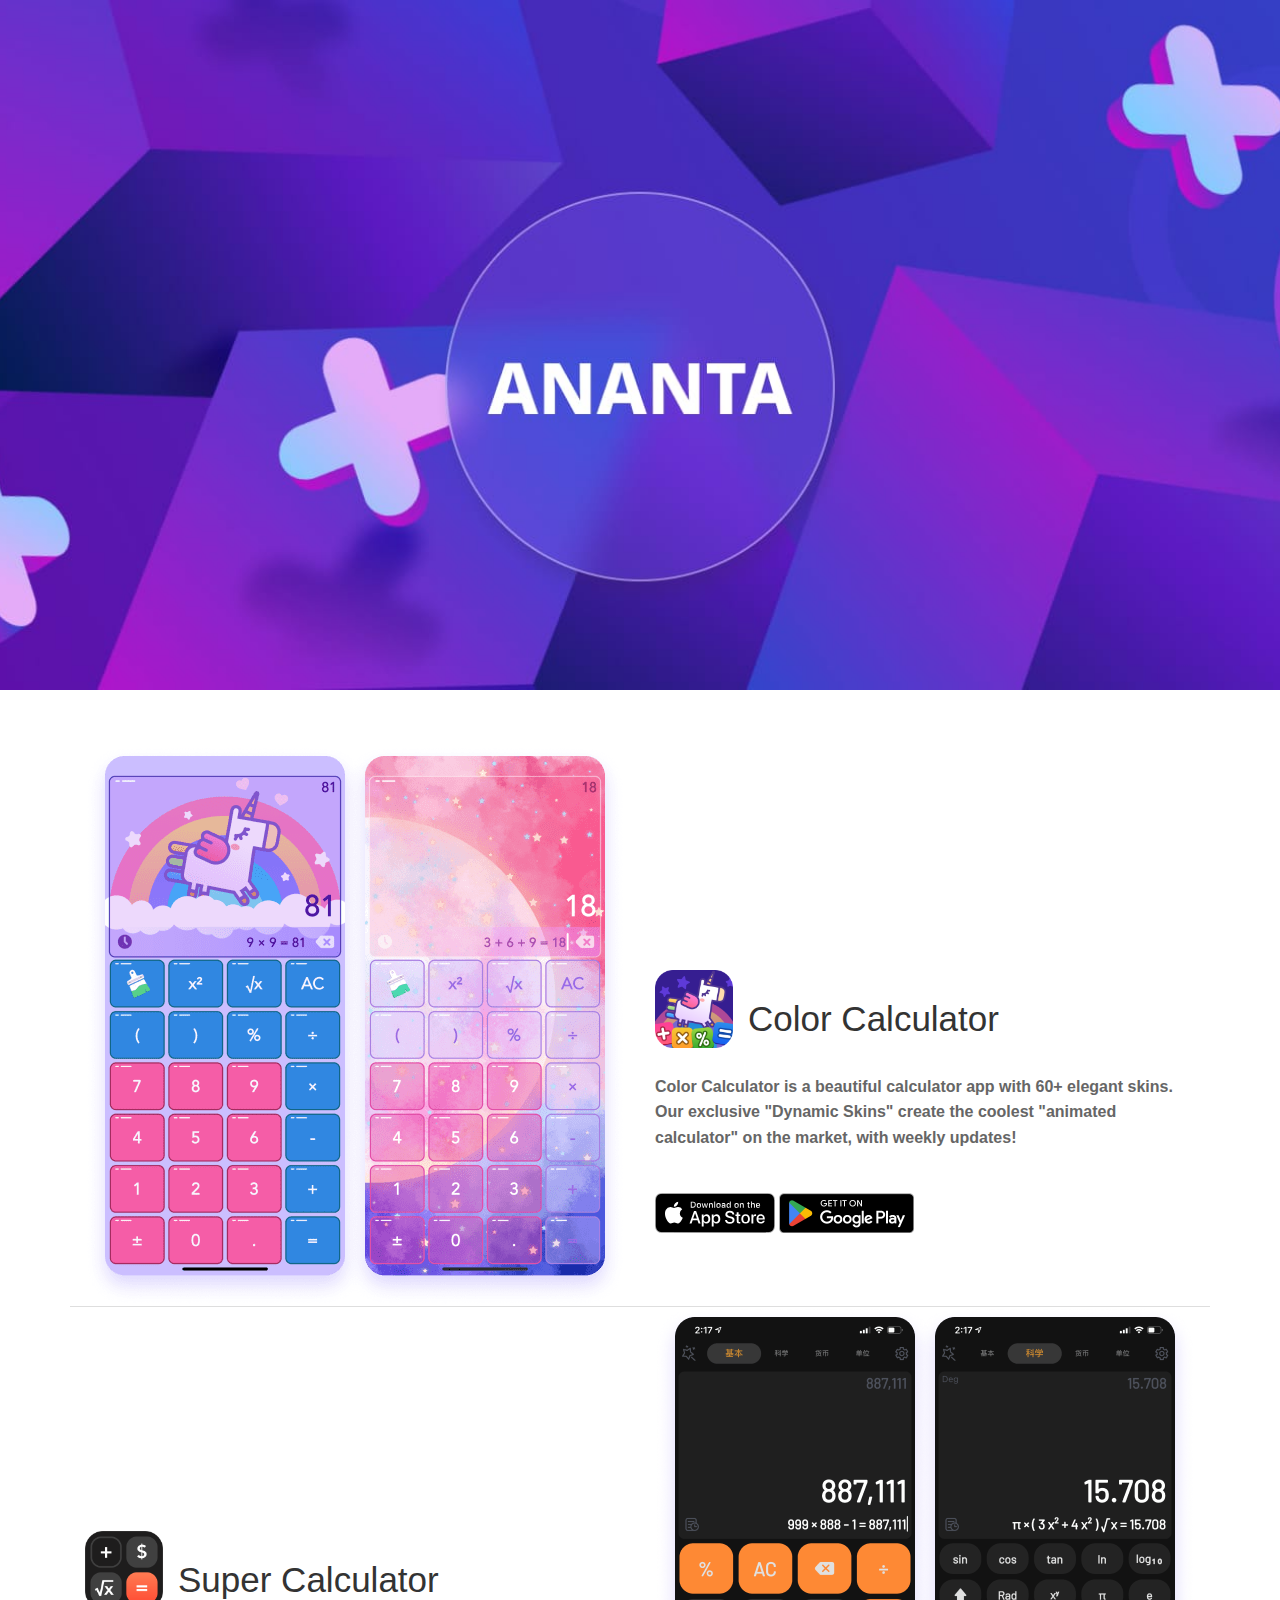
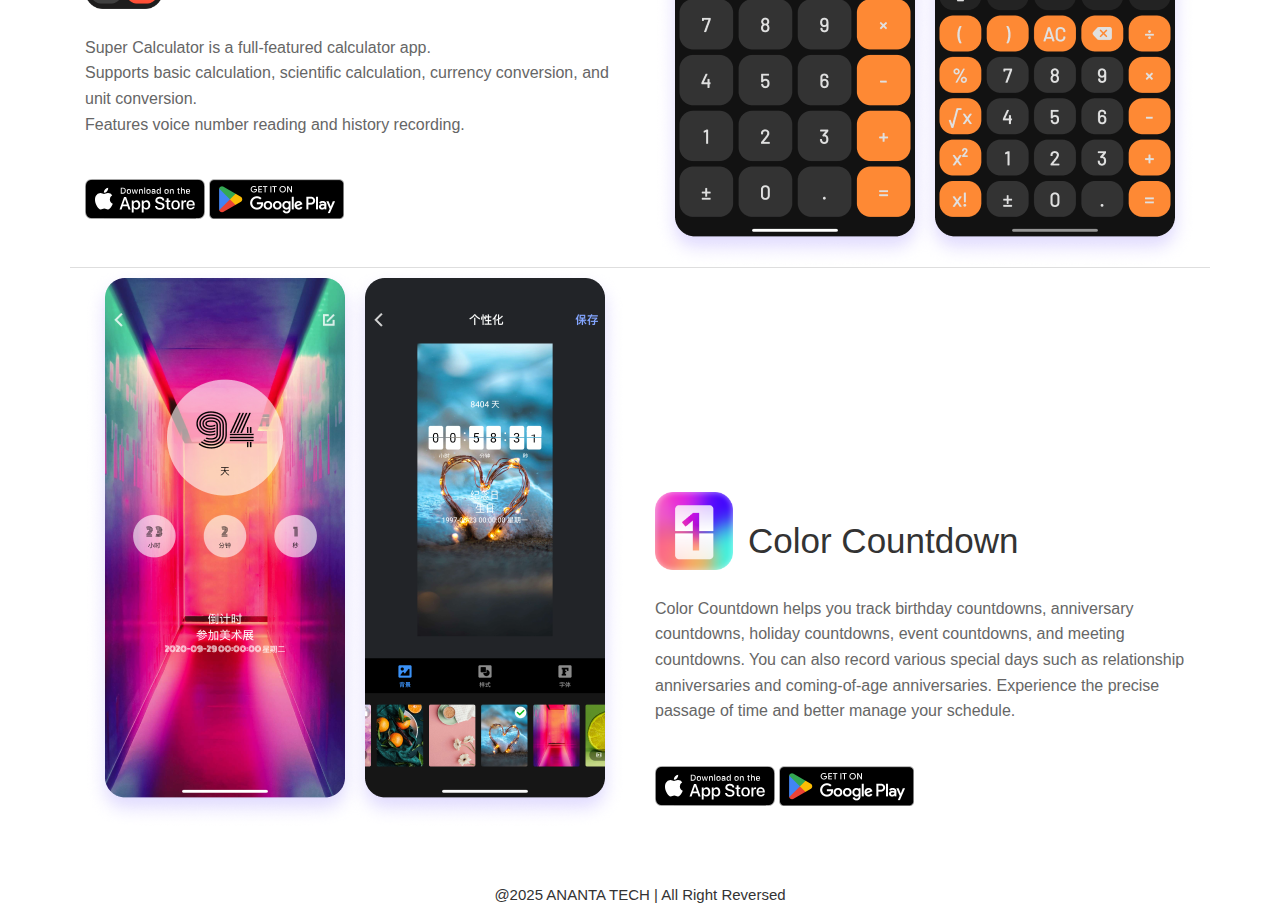
<file: index.html>
<!DOCTYPE html>
<html>
<head>
<title>Wuhan Ananta Technology Co., Ltd.</title>
<meta name="viewport" content="width=device-width, initial-scale=1">
<meta http-equiv="Content-Type" content="text/html; charset=utf-8" />
<link href="css/bootstrap.css" rel='stylesheet' type='text/css'/>
<link href="css/style.css" rel="stylesheet" type="text/css" media="all" />	    
</head>
<body>
	<div class="header">
		</div>
		<div class="content">
			<div class="container">
			<div class="features-section">
				<!-- <div class="feature-header">
					<h2><span class="ia">Check</span> <span class="ib">out</span> <span class="ic">the</span> <span class="id">superb</span> <span class="ie">features</span></h2>
					<p>Lorem ipsum dolor sit amet, consectetuer adipiscing elit, sed diam nonummy nibh euismod tincidunt ut laoreet dolore magna aliquam erat volutpat. Ut wisi enim ad minim veniam, quis nostrud exerci tation ullamcorper suscipit lobortis</p>
					</div> -->
					<div class="features-grids">
						<div class="feature-grid1">
						<div class="col-md-6 feature1-grid">
							<img src="images/ColorCalculator/screenshot.png">
						</div>
						<div class="col-md-6 feature2-grid">
							<p><img src="images/ColorCalculator/icon.png" width="78" height="78" style="float:left; margin-right: 15px;" /><br></p>
							<h3 style="color: #333; font-weight: 500; font-family: 'Raleway', sans-serif;">Color Calculator</h3>
							<p style="color: #666; font-size: 16px; line-height: 1.6; font-family: 'Raleway', sans-serif; margin-top: 35px;">Color Calculator is a beautiful calculator app with 60+ elegant skins. Our exclusive "Dynamic Skins" create the coolest "animated calculator" on the market, with weekly updates!</p>
							<div class="buttons1">
							<a href="https://apps.apple.com/us/app/id1492634383"><img class="img-fluid" src="images/download_app_store.svg" alt="" style="height: 40px;"></a>
							<a href="https://play.google.com/store/apps/details?id=com.lancekinji.colorcalculator"><img class="img-fluid" src="images/download_play_store.png" alt="" style="height: 40px;"></a>	
						</div>
						</div>
						<div class="clearfix"></div>
						</div>
						<div class="feature-grid2">
						<div class="col-md-6 feature12-grid">
							<p><img src="images/SuperCalculator/icon.png" width="78" height="78" style="float:left; margin-right: 15px;" /><br></p>
							<h3 style="color: #333; font-weight: 500; font-family: 'Raleway', sans-serif;">Super Calculator</h3>
							<p style="color: #666; font-size: 16px; line-height: 1.6; font-family: 'Raleway', sans-serif; margin-top: 35px;">Super Calculator is a full-featured calculator app.<br>Supports basic calculation, scientific calculation, currency conversion, and unit conversion.<br>Features voice number reading and history recording.</p>
							<div class="buttons1">
							<a href="https://apps.apple.com/us/app/id1521827072"><img class="img-fluid" src="images/download_app_store.svg" alt="" style="height: 40px;"></a>
							<a href="https://play.google.com/store/apps/details?id=com.calculatorfreeforipad.supercalculator"><img class="img-fluid" src="images/download_play_store.png" alt="" style="height: 40px;"></a>
							</div>
						</div>
						<div class="col-md-6 feature1-grid">
							<img src="images/SuperCalculator/screenshot.png">
						</div>
						<div class="clearfix"></div>
						</div>
						<div class="feature-grid3">
						<div class="col-md-6 feature1-grid">
							<img src="images/ColorCountdown/screenshot.png">
						</div>
						<div class="col-md-6 feature13-grid">
							<p><img src="images/ColorCountdown/icon.png" width="78" height="78" style="float:left; margin-right: 15px;" /><br></p>
							<h3 style="color: #333; font-weight: 500; font-family: 'Raleway', sans-serif;">Color Countdown</h3>
							<p style="color: #666; font-size: 16px; line-height: 1.6; font-family: 'Raleway', sans-serif; margin-top: 35px;">Color Countdown helps you track birthday countdowns, anniversary countdowns, holiday countdowns, event countdowns, and meeting countdowns. You can also record various special days such as relationship anniversaries and coming-of-age anniversaries. Experience the precise passage of time and better manage your schedule.</p>
							<div class="buttons1">
							<a href="https://apps.apple.com/us/app/id1501368970"><img class="img-fluid" src="images/download_app_store.svg" alt="" style="height: 40px;"></a>
							<a href="https://play.google.com/store/apps/details?id=com.lancekinji.dailycount"><img class="img-fluid" src="images/download_play_store.png" alt="" style="height: 40px;"></a>
							</div>
						</div>
						<div class="clearfix"></div>
						</div>
						<div class="clearfix"></div>
				</div>
				</div>
				</div>
		</div>
		<div class="footer">
	<div class="copyright" style="font-size: 15px", align="center">
		@2025 ANANTA TECH | All Right Reversed<br>
	</div>
		 
</div>
</body>
</html>
</file>
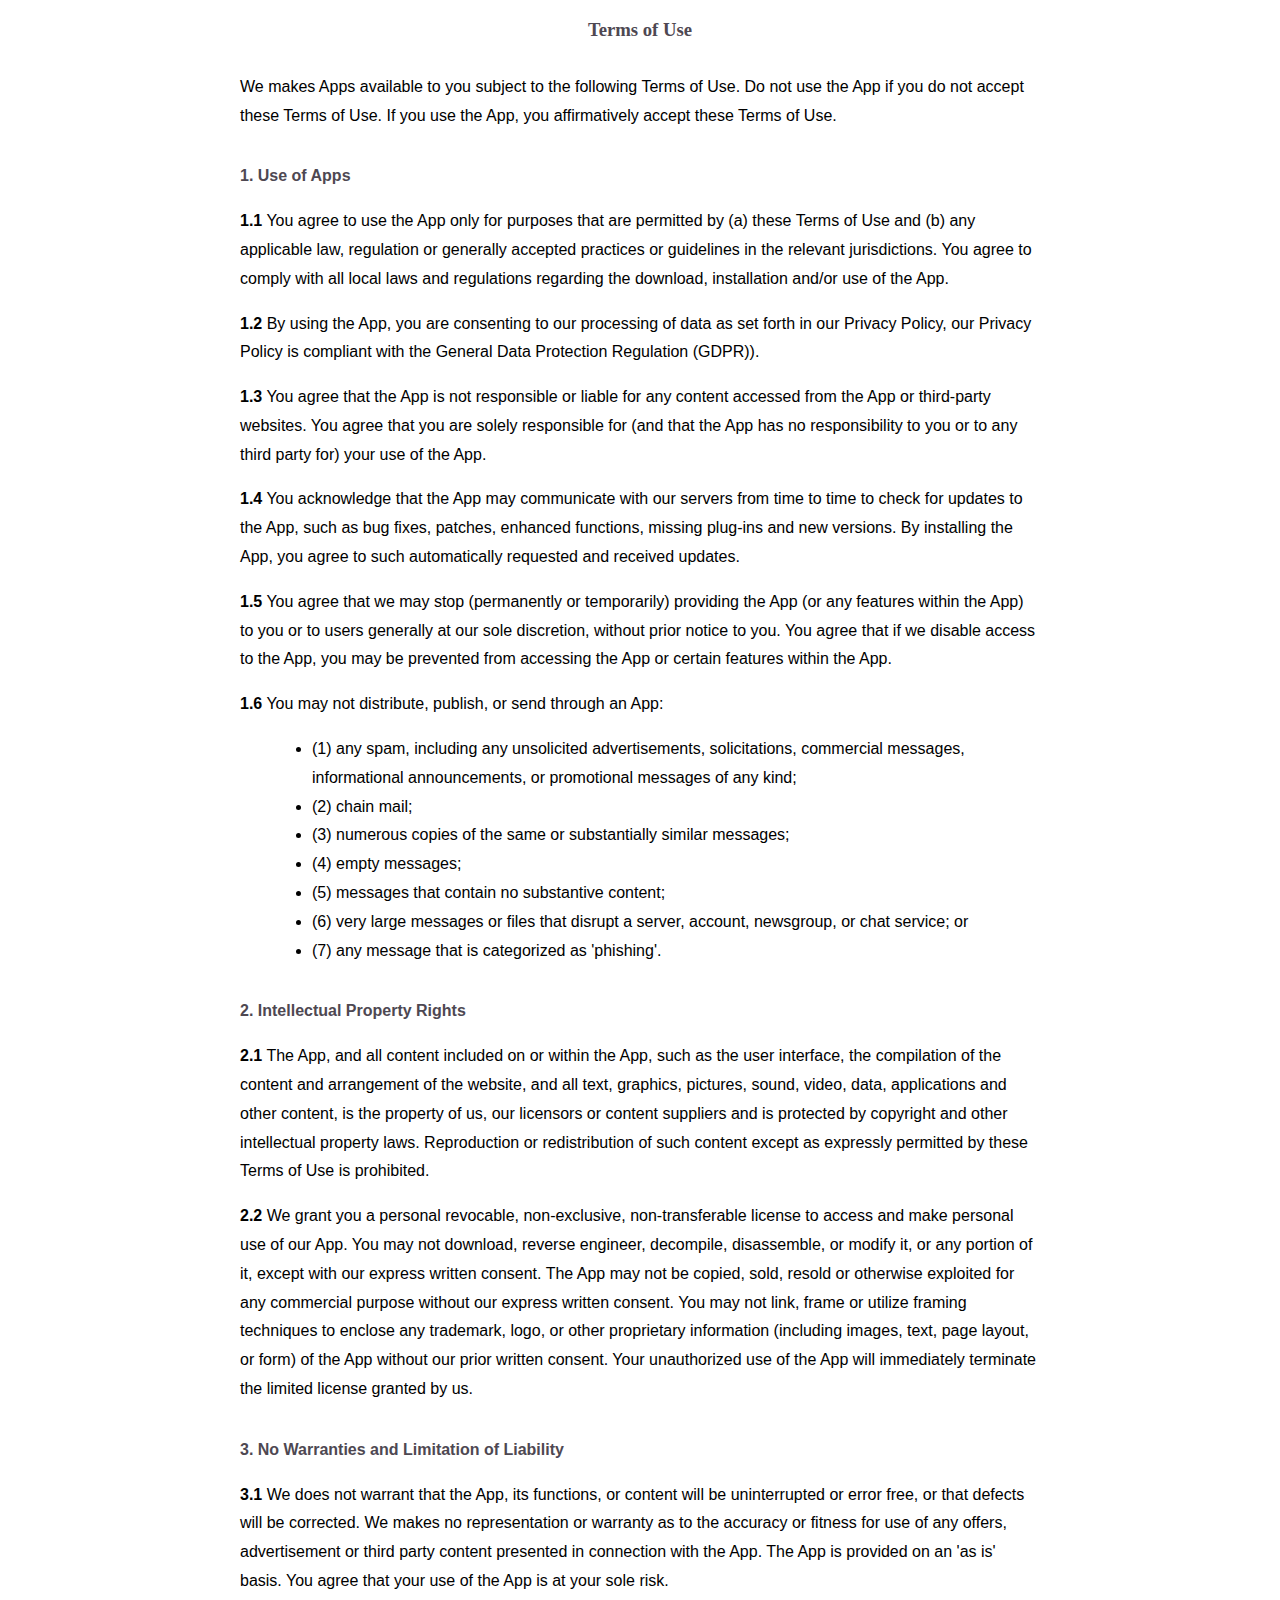
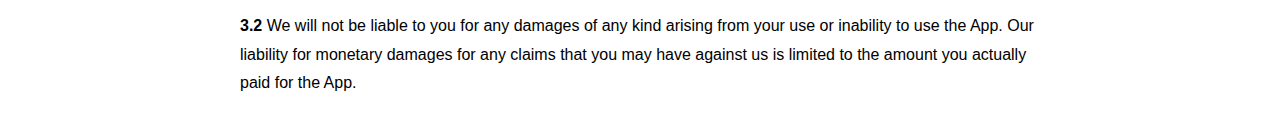
<file: user_terms.html>
<!DOCTYPE HTML>
<!--
	Massively by HTML5 UP
	html5up.net | @ajlkn
	Free for personal and commercial use under the CCA 3.0 license (html5up.net/license)
-->
<html>
	<body class="is-preload">
<!-- Wrapper -->
			<div id="wrapper" class="fade-in">

				<!-- Main -->
					<div id="main">

						<!-- Featured Post -->
							<article class="post featured">
								<header class="major">
									<h3 style="text-align: center; margin-bottom: 2rem; color: #4e4852;">Terms of Use</h3>
								</header>
								<div class="terms-content" style="max-width: 800px; margin: 0 auto; line-height: 1.8; font-size: 1rem; font-family: 'Source Sans Pro', sans-serif;">
									<p>We makes Apps available to you subject to the following Terms of Use. Do not use the App if you do not accept these Terms of Use. If you use the App, you affirmatively accept these Terms of Use.</p>
									
									<h4 style="margin-top: 2rem; margin-bottom: 1rem; color: #4e4852; font-family: 'Source Sans Pro', sans-serif;">1. Use of Apps</h4>
									
									<p><strong>1.1</strong> You agree to use the App only for purposes that are permitted by (a) these Terms of Use and (b) any applicable law, regulation or generally accepted practices or guidelines in the relevant jurisdictions. You agree to comply with all local laws and regulations regarding the download, installation and/or use of the App.</p>
									
									<p><strong>1.2</strong> By using the App, you are consenting to our processing of data as set forth in our Privacy Policy, our Privacy Policy is compliant with the General Data Protection Regulation (GDPR)).</p>
									
									<p><strong>1.3</strong> You agree that the App is not responsible or liable for any content accessed from the App or third-party websites. You agree that you are solely responsible for (and that the App has no responsibility to you or to any third party for) your use of the App.</p>
									
									<p><strong>1.4</strong> You acknowledge that the App may communicate with our servers from time to time to check for updates to the App, such as bug fixes, patches, enhanced functions, missing plug-ins and new versions. By installing the App, you agree to such automatically requested and received updates.</p>
									
									<p><strong>1.5</strong> You agree that we may stop (permanently or temporarily) providing the App (or any features within the App) to you or to users generally at our sole discretion, without prior notice to you. You agree that if we disable access to the App, you may be prevented from accessing the App or certain features within the App.</p>
									
									<p><strong>1.6</strong> You may not distribute, publish, or send through an App:</p>
									<ul style="margin-left: 2rem; margin-bottom: 1rem; font-family: 'Source Sans Pro', sans-serif;">
										<li>(1) any spam, including any unsolicited advertisements, solicitations, commercial messages, informational announcements, or promotional messages of any kind;</li>
										<li>(2) chain mail;</li>
										<li>(3) numerous copies of the same or substantially similar messages;</li>
										<li>(4) empty messages;</li>
										<li>(5) messages that contain no substantive content;</li>
										<li>(6) very large messages or files that disrupt a server, account, newsgroup, or chat service; or</li>
										<li>(7) any message that is categorized as 'phishing'.</li>
									</ul>
									
									<h4 style="margin-top: 2rem; margin-bottom: 1rem; color: #4e4852; font-family: 'Source Sans Pro', sans-serif;">2. Intellectual Property Rights</h4>
									
									<p><strong>2.1</strong> The App, and all content included on or within the App, such as the user interface, the compilation of the content and arrangement of the website, and all text, graphics, pictures, sound, video, data, applications and other content, is the property of us, our licensors or content suppliers and is protected by copyright and other intellectual property laws. Reproduction or redistribution of such content except as expressly permitted by these Terms of Use is prohibited.</p>
									
									<p><strong>2.2</strong> We grant you a personal revocable, non-exclusive, non-transferable license to access and make personal use of our App. You may not download, reverse engineer, decompile, disassemble, or modify it, or any portion of it, except with our express written consent. The App may not be copied, sold, resold or otherwise exploited for any commercial purpose without our express written consent. You may not link, frame or utilize framing techniques to enclose any trademark, logo, or other proprietary information (including images, text, page layout, or form) of the App without our prior written consent. Your unauthorized use of the App will immediately terminate the limited license granted by us.</p>
									
									<h4 style="margin-top: 2rem; margin-bottom: 1rem; color: #4e4852; font-family: 'Source Sans Pro', sans-serif;">3. No Warranties and Limitation of Liability</h4>
									
									<p><strong>3.1</strong> We does not warrant that the App, its functions, or content will be uninterrupted or error free, or that defects will be corrected. We makes no representation or warranty as to the accuracy or fitness for use of any offers, advertisement or third party content presented in connection with the App. The App is provided on an 'as is' basis. You agree that your use of the App is at your sole risk.</p>
									
									<p><strong>3.2</strong> We will not be liable to you for any damages of any kind arising from your use or inability to use the App. Our liability for monetary damages for any claims that you may have against us is limited to the amount you actually paid for the App.</p>
								</div>
							</article>
									
	</body>
</html>
</file>
<file: css/style.css>
/*--
Author: W3layouts
Author URL: http://w3layouts.com
License: Creative Commons Attribution 3.0 Unported
License URL: http://creativecommons.org/licenses/by/3.0/
--*/
body a{
    transition:0.5s all;
	-webkit-transition:0.5s all;
	-moz-transition:0.5s all;
	-o-transition:0.5s all;
	-ms-transition:0.5s all;
}
input[type="button"]{
	transition:0.5s all;
	-webkit-transition:0.5s all;
	-moz-transition:0.5s all;
	-o-transition:0.5s all;
	-ms-transition:0.5s all;
}

h1,h2,h3,h4,h5,h6{
	padding:0 0;
	margin:0 0;
}
p{
	padding:0 0;
	margin:0 0;
}
ul{
	padding:0 0;
	margin:0 0;	
}
body{
	padding:0 0;
	margin:0 0; 
	font-family: 'Raleway', sans-serif;
}
.header{
	background: url("../images/header.jpg") no-repeat;
	min-height:150px;  
	background-size: cover;
	background-position: center; 
}
.logo{
	margin-top:2em;
}
.header-info {
	text-align: center;
	margin-top: 23em;
}
.header-info h1 {
	font-size: 3em;
	color: #007ee5;
	text-transform: uppercase;
	font-weight: 300;
}
.header-info p {
	font-size: 1.6em;
	color: #e3e1ea;
}
.buttons {
	margin-top: 8em;
}
a.button {
	font-size: 1.5em;
	color: #fff;
	text-transform: capitalize;
	border: 1px solid;
	padding: 1em 2.5em;
	text-decoration: none;
	margin-right: 0.7em;
	border-radius: 7px;
	font-weight: 500;
}
a.button:hover{
	background: #ff962a;
	border-color: #ff962a;
}
a.button1:hover {
	background: #ff962a;
	border-color: #ff962a;
}
a.button1 {
	font-size: 1.5em;
	color: #fff;
	border: 1px solid;
	padding: 1em 2.5em;
	text-decoration: none;
	border-radius: 7px;
}

.features-section{
	padding: 4em 0;
}
.feature-header {
	text-align: center;
	width: 73%;
	margin: 0 auto;
}
.feature-header h2 {
	font-size: 2.5em;
	
}
span.ia{
	color:#22c064;
	font-weight:500;
	border-bottom:2px solid #22c064;
	
}

span.ib {
	color: #1352e2;
	border-bottom:2px solid #1352e2;
	font-weight: 300;
	
}
span.ic {
	color: #f27875;
	border-bottom:2px solid #f27875;
	font-weight: 300;
	
}
span.id {
	color: #1187e7;
	border-bottom:2px solid #1187e7;
	
	font-weight:500;
}
span.ie{
	color: #ff962a;
	border-bottom:2px solid #ff962a;
	font-weight: 300;
}
.feature-header p {
	font-size: 1em;
	color: #5d5e69;
	padding: 20px 0;
	font-weight: 600;
	line-height: 1.8em;
}
.feature2-grid {
	margin-top: 16em;
}

.feature2-grid h3 {
	font-size: 2.5em;
	font-weight: 700;
	color: #091133;
	margin-bottom: 10px;
}
.feature2-grid span {
	border-bottom: 1px solid #22c064;
}
.feature2-grid p {
	font-size: 1.2em;
	font-weight: 600;
	line-height: 1.8em;
	color: #6F7CB2;
}
/* General button style (reset) */
.btn {
	border: none;
	font-family: inherit;
	font-size: inherit;
	color: inherit;
	background: none;
	cursor: pointer;
	padding:0;
	display: inline-block;
	text-transform: uppercase;
	letter-spacing: 1px;
	font-weight: 600;
	outline: none;
	position: relative;
	-webkit-transition: all 0.3s;
	-moz-transition: all 0.3s;
	transition: all 0.3s;
}

.btn:after {
	content: '';
	position: absolute;
	z-index: -1;
	-webkit-transition: all 0.3s;
	-moz-transition: all 0.3s;
	transition: all 0.3s;
}

/* Button 1c */
.btn-1c:after {
	width: 0%;
	height: 100%;
	top: 0;
	left: 0;
	background:#22c064;
}

.btn-1c:hover,
.btn-1c:active {
	color: #fff;
}

.btn-1c:hover:after,
.btn-1c:active:after {
	width: 100%;
}
/* Button 1b */
.btn-1b:after {
	width: 100%;
	height: 0;
	top: 0;
	left: 0;
	background:#007ee5;
}

.btn-1b:hover,
.btn-1b:active {
	color: #fff;
}

.btn-1b:hover:after,
.btn-1b:active:after {
	height: 100%;
}
/* Button 1d */
.btn-1d {
	overflow: hidden;
}

.btn-1d:after {
	width: 0;
	height: 103%;
	top: 50%;
	left: 50%;
	background: #5831ff;
	opacity: 0;
	-webkit-transform: translateX(-50%) translateY(-50%);
	-moz-transform: translateX(-50%) translateY(-50%);
	-ms-transform: translateX(-50%) translateY(-50%);
	transform: translateX(-50%) translateY(-50%);
}

.btn-1d:hover,
.btn-1d:active {
	color: #fff;
}

.btn-1d:hover:after {
	width: 90%;
	opacity: 1;
}

.btn-1d:active:after {
	width: 101%;
	opacity: 1;
}


.buttons1 {
	margin-top: 3em;
}
a.button2 {
	font-size: 1.5em;
	border: 1px solid #22c064;;
	padding: 1em 2.2em;
	text-decoration: none;
	border-radius: 7px;
	margin-right: 0.5em;
	color:#22c064;

}
a.button3{
	font-size: 1.5em;
	border: 2px solid #22c064;;
	padding: 0.9em 1.3em;
	text-decoration: none;
	font-weight: 600;
	color:#22c064;	
}
.feature-grid1{
	border-bottom:1px solid #dedede;
}

.feature12-grid{
	margin-top: 16em;
}
.feature12-grid h3{
	font-size: 2.5em;
	font-weight: 300;
	color:#007ee5;
	margin-bottom: 10px;
}

.feature12-grid span {
	border-bottom:1px solid #007ee5;
}
.feature12-grid p {
	font-size: 1.2em;
	font-weight: 500;
	line-height: 1.8em;
	color: #566473;
}
a.button4 {
	font-size: 1.5em;
	border: 1px solid #007ee5;
	padding: 1em 2.2em;
	text-decoration: none;
	border-radius: 7px;
	margin-right: 0.5em;
	color:#007ee5;

}
a.button5{
	font-size: 1.5em;
	border: 2px solid #007ee5;
	padding: 0.9em 1.3em;
	text-decoration: none;
	font-weight: 600;
	color:#007ee5;	
}
.feature-grid2{
	border-bottom:1px solid #dedede;
}
.feature13-grid {
	margin-top: 16em;
}
.feature13-grid h3 {
	font-size: 2.5em;
	font-weight: 300;
	color: #5831ff;
	margin-bottom: 10px;
}
.feature13-grid span {
	border-bottom: 1px solid #5831ff;
}
.feature13-grid p {
	font-size: 1.2em;
	font-weight: 500;
	line-height: 1.8em;
	color: #566473;
}
a.button6 {
	font-size: 1.5em;
	border: 1px solid #5831ff;
	padding: 1em 2.2em;
	text-decoration: none;
	border-radius: 7px;
	margin-right: 0.5em;
	color:#5831ff;

}
a.button7{
	font-size: 1.5em;
	border: 2px solid #5831ff;
	padding: 0.9em 1.3em;
	text-decoration: none;
	font-weight: 600;
	color:#5831ff;	
}
.discover-header{
	text-align:center;
	width: 48%;
	margin: 0 auto;
}
.discover-header h3 {
	font-size: 2.7em;
	color: #2196f3;
	margin-bottom: 0.5em;
	font-weight: 300;
}
.discover-header p {
	font-size: 1.1em;
	color: #fff;
	font-weight: 500;
	line-height: 1.8em;

}

/*---start-responsive design----*/
@media only screen and (max-width: 1440px) and (min-width:1366px) {
	.wrap{
		width:75%;
	}
}
@media only screen and (max-width: 1366px){
	.wrap{
		width:80%;
	}
}
@media only screen and (max-width: 1280px){
	.wrap{
		width:85%;
	}
}
@media only screen and (max-width: 1024px){
	.wrap{
		width:90%;
	}
}
@media only screen and (max-width: 768px){
	.wrap{
		width:90%;
	}
}
@media only screen and (max-width: 640px){
	.wrap{
		width:90%;
	}
}
@media only screen and (max-width:480px){
	.wrap{
		width:90%;
	}
}
@media only screen and (max-width:320px){
	.wrap{
		width:90%;
	}
}
/*---//End-divice-screens-----*/
.team-section {
	padding: 5em 0;
}
/*--- slider-css --*/
.caption{
	
	text-align:center;
	padding: 1em 0;
	width: 46%;
	margin: 0 auto;
	
}
.caption1 p {
font-size: 1.1em;
font-weight: 500;
color: #566473;
line-height: 1.8em;
}
.caption h2{
	color: #007ee5;
	line-height: 1.5em;
	font-size: 2.3em;
	text-align: center;
	text-transform: capitalize;
	font-weight: 500;
}
.caption1 h2{
	color: #007ee5;
	line-height: 1.5em;
	font-size: 2.3em;
	text-align: center;
	text-transform: capitalize;
	font-weight: 500;
}
.callbacks_tabs a:after {
	content: "\f111";
	font-size: 0;
	font-family: FontAwesome;
	visibility: visible;
	display: block;
	height: 20px;
	width: 20px;
	display: inline-block;
	border: 5px solid #000;
	border-radius: 50%;
	}
.callbacks_here a:after{
	border: 5px solid #007ee5;
	
}
.callbacks_tabs a{
	visibility:hidden;
}
.callbacks_tabs li{
	display:inline-block;
}
ul.callbacks_tabs.callbacks1_tabs {
	position: absolute;
	bottom: -10%;
	z-index: 999;
	left: 47%;
}
ul.callbacks_tabs.callbacks2_tabs {
	position: absolute;
	bottom: 10%;
	z-index: 999;
	left: 45%;
}
/*-- responsive-mediaquries --*/
@media(max-width:1024px){
	.caption {
		width: 63%;
		top: 31%;
		left: 19%;
	}
}
@media(max-width:768px){
	.caption {
		width: 70%;
		top: 22%;
		left: 13%;
	}
}
@media(max-width:640px){
	.caption {
		width: 78%;
		top: 12%;
		left: 13%;
	}
	.callbacks_tabs a:after {
		height: 10px;
		width: 10px;
	}
}
@media(max-width:480px){
	.caption {
		width: 70%;
		top: 14%;
		left: 13%;
	}
	.callbacks_tabs a:after {
		height:4px;
		width: 4px;
	}
	ul.callbacks_tabs.callbacks1_tabs {
		bottom: 10px;
		left: 4px;
	}
}
@media(max-width:320px){
	.caption {
		width: 70%;
		top: 14%;
		left: 13%;
	}
	.callbacks_tabs a:after {
		height:4px;
		width: 4px;
	}
	ul.callbacks_tabs.callbacks1_tabs {
		bottom: 10px;
		left: 4px;
	}
}

.copy-rights {
	float: left;
}
.copy-rights p {
	font-size: 1.2em;
	color: #22c064;
	font-weight: 600;
}
.copy-rights p a{
	font-size: 1.2em;
	color: #22c064;
	font-weight: 600;
}
.copy-rights p a{
	margin:0 0.5em
}
.copy-rights a:hover{
	color:#007ee5;
}
.top-menu {
	float: right;
}
.top-menu ul li {
	display: inline-block;
}
.top-menu ul li a{
	font-size: 1.2em;
	color: #22c064;
	font-weight: 600;
	text-decoration: none;
	text-transform: capitalize;
	margin: 0 15px;
}
.top-menu ul li a:hover {
	color: #ff962a;
}
.footer-button{
	float: left;
	border: 1px solid #22c064;
	margin:2em 2em 0 0 ;
	padding: 1em 2em;
	border-radius: 9px;
}
.apple {
	float: left;
	margin: 9px 15px 0 0;
}
.appstore {
	float: left;
}
.appstore p {
	font-size: 1em;
	color: #22c064;
}
.appstore h4 {
	font-size: 1.5em;
	color: #22c064;
	text-transform: uppercase;
}
.coming-soon
{
	float: left;
	margin-top: 4em;
}
.coming-soon a {
	font-size: 1.5em;
	color: #22c064;
	text-transform: capitalize;
	text-decoration: none;
}
 /*** contact page ***/
.header.head-top {
	min-height: 130px;
}
.contact-section{
	padding: 4em 0;
}
.google-map iframe {
	width: 100%;
	min-height: 400px;
	border: none;
	margin-bottom: 2em;
}
.google-map h4{
	color: #007ee5;
	text-align: center;
	margin-bottom: 1em;
	font-size: 2em;
	font-weight: 500;
}
.contact-left h4 {
	color: #007ee5;
	text-align: center;
	margin-bottom: 1em;
	font-size: 2em;
	font-weight: 500;
}
.contact-left p {
	color: #566473;
	line-height: 1.8em;
	font-weight: 400;
	font-size: 15px;
	padding-bottom: 1.3em;
}
address {
	margin: 0;
	line-height: 1.8em;
	font-size: 14px;
	font-weight: 400;
	color: #566473;
}
strong {
	font-weight: bold;
}
.contact-info {
	margin-top: 2.5em;
}
.span66 {
	margin-right: 0;
}
.contact-right h4 {
	color: #007ee5;
	text-align: center;
	margin-bottom: 1em;
	font-size: 2em;
	font-weight: 500;
}
.contact-right h5{
	font-size: 14px;
	text-transform: uppercase;
	font-weight: 400;
	padding: 10px 0;
	color: #566473;
}
.contact-right input[type="text"] {
	width: 100%;
	padding: 10px 10px;
	font-size: 15px;
	outline: none;
	border: 1px solid #dcdee0;
}
.contact-right textarea {
	width: 100%;
	padding: 10px 10px;
	font-size: 15px;
	height: 10em;
	resize: none;
	outline: none;
	border: 1px solid #dcdee0;
}
.contact-right input[type="submit"] {
	width: 22%;
	font-size: 1.5em;
	text-transform: uppercase;
	background: #f27875;
	border: none;
	outline: none;
	margin-left: 20em;
	color: #fff;
	font-weight: 500;
	padding: 10px 0;
}
.contact-right input[type="submit"]:hover {
	background: #007ee5;
}
/***End contact page ***/
/*** Blog page ***/
.blog-section {
	padding: 5em 0;
}
.blog-left h3 {
	text-align: center;
	font-size: 2em;
	text-transform: capitalize;
	color: #007ee5;
}
.blog1-grid {
	margin-top: 3em;
}
.nuber {
	float: left;
	width: 90px;
	height: 90px;
	border-radius: 50%;
	border: 1px solid #ff962a;
	text-align: center;
	padding-top: 7px;
	margin-right: 20px;
	margin-bottom: 17px;
}

.nuber h4 {
	font-size: 2em;
	color: #22c064;
	font-weight: 500;

}
.nuber P {
	font-size: 1.8em;
	color: #22c064;
	font-weight: 500;
	text-transform: uppercase;
}
.matter {
	float: left;
	margin-top: 1.1em;
}
a.readblog {
	font-size: 2em;
	text-transform: capitalize;
	color: #5d5e69;
	text-decoration: none
}
.matter p {
	font-size: 1.1em;
}
.matter p a {
	color: #f27875;
}
.matter p a:hover {
	color: #1352e2;
}
.blog-img {
	float: left;
	margin-right: 2%;
	width: 43%;
}
.blog-text{
	float:left;
	width:54%;
}
.blog-text h5 {
	font-size: 1.1em;
	font-weight: 700;
	color: #5d5e69;
	line-height: 1.8em;
}
.blog-text p {
	font-size: 1.1em;
	font-weight: 400;
	color: #5d5e69;
	line-height: 1.8em;
	margin-bottom: 2em;
}
.blog-text a {
	font-size: 1.2em;
	text-transform: uppercase;
	border: 1px solid;
	padding: 1em 1em;
	text-decoration: none;
	border: none;
	font-weight: 500;
	background: #1187e7;
	color: #fff;
}
.blog-text a:hover{
	background:#ff962a;
	color:#fff; 
}
.blog2-grid {
	margin-top: 3em;
}
.blog3-grid {
	margin-top: 3em;
}
.page-nation {
	text-align:right;
	margin-top:3em;
}
.page-nation ul li {
	display: inline-block;
}
.page-nation ul li a {
	font-size: 1.2em;
	text-transform: uppercase;
	text-decoration: none;
	font-weight: 500;
	border: 1px solid;
	font-family: sans-serif;
	padding: 10px 10px;
	color: #22c064;
}
.page-nation ul li a:hover {
	color: #f27875;
}
.page-nation ul li span {
	font-weight: 900;
	color: #22c064;
}
.blog-right h3 {
	
	font-size: 2em;
	text-transform: capitalize;
	color: #007ee5;
}
.blog-right h3 {
	margin-top: 10px;
}
.blog-right li {
	line-height: 14px;
	padding: 7px 0 7px 18px;
	background: url(../images/bullet.png) left 16px no-repeat;
	font-size: 13px; 
	list-style-type: none;
}
.iteam {
	margin-top: 3em;
}
.iteam ul li {
	display: inline-block;
	
}
.iteam ul li  a{
	text-decoration: none;
	font-size: 1.1em;
	font-weight: 400;
	color: #5d5e69;
	line-height: 1.8em;

}
.iteam ul li  a:hover{
	color: #22c064;
	padding-left:10px;
}
.iteam1 {
	padding: 2em 0 0 0;
}
.iteam1 h4{
	font-size: 2em;
	text-transform: capitalize;
	color: #007ee5;
	margin-bottom: 15px;
}
.iteam1 ul li {
	display:block;
}
.iteam1 ul li  a{
	text-decoration: none;
	font-size: 1.1em;
	font-weight: 400;
	color: #5d5e69;
	line-height: 1.8em;

}
.iteam1 ul li  a:hover{
	color: #22c064;
	padding-left:10px;
}
.blog-text1 p {
	font-size: 1em;
	font-weight: 400;
	color: #5d5e69;
	line-height: 1.8em;
}
/**single.html**/
#commentform input[type="text"] {
	padding: 8px 15px;
	width: 60%;
	color: #444;
	font-size: 1em;
	border: 1px solid #eee;
	background: #eee;
	outline: none;
	display: block;
}
.leave h4 {
	color: #007ee5;
	font-size: 1.8em;
	font-weight: 500;
	letter-spacing: 1px;
	padding: 12px 0;
}
#commentform label {
	display: block;
	font-size: 1em;
	color: #888;
}
#commentform span {
	color: #A60000;
	position: absolute;
}
#commentform input[type="text"] {
	padding: 8px 15px;
	width: 60%;
	color: #444;
	font-size: 1em;
	border: 1px solid #eee;
	background: #eee;
	outline: none;
	display: block;
}
#commentform textarea {
	padding: 13px 20px;
	width:60%;
	color: #444;
	font-size:0.85em;
	outline: none;
	height:150px;
	display: block;
	resize: none;
	font-weight:400;
	border: 1px solid #eee;
	background: #eee;
}
#commentform input[type="submit"] {
	padding: 12px 50px;
	color: #FFF;
	background: #22c064;
	outline: none;
	border: none;
	text-transform: uppercase;
	cursor: pointer;
	-webkit-appearance: none;
	font-size: 1.2em;
	font-weight: 500;
}
#commentform input[type="submit"]:hover {
	background:#007ee5;
}
.comments1 {
	margin-top: 3em;
}
#commentform p {
	position: relative;
	padding: 8px 0;
	font-size: 1em;
}
.comments1 {
	margin-top: 3em;
}
#commentform p {
	position: relative;
	padding: 8px 0;
	font-size: 1em;
}
.comments-main {
	border: 1px solid #D5D4D4;
	padding: 17px 0px;
	margin: 15px 0px 40px 0;
}
.cmnts-right a {
	padding: 6px 12px;
	color: #fff;
	font-weight: 600;
	font-size: 14px;
	background: #5d5e69;
	transition: 0.5s all;
	-webkit-transition: 0.5s all;
	-moz-transition: 0.5s all;
	-ms-transition: 0.5s all;
	-o-transition: 0.5s all;
	outline: none;
	text-decoration: none;
}
.Archives {
margin-bottom:3em;
}
.cmts-main-left img{
	border: 3px solid#ccc;
}
.cmnts-right a:hover{
	background: #f27875;
	text-decoration:none;
}
.cmts-main-right h5 {
	font-size: 1em;
	color: #4e4e4b;
	margin: 0px;
	font-weight: 600;
}
.comments1 h4 {
	color: #1f3e4f;
	font-size: 1.8em;
	font-weight: 400;
	letter-spacing: 1px;
	margin-bottom: 12px;
}
.cmts-main-right p{
	color: #5d5e69;
	font-weight: 400;
	font-size: 1.1em;
	line-height: 1.9em;
	margin: 2px 0 15px 0px;
}
.cmnts-left p {
	font-size: 13px;
	color:#5d5e69;
	font-weight: 600;
	margin: 15px 0px;
}
/**Endsingle.html**/
/***start Faq***/
.pagenot-found
{
	background: #fff;
	min-height: 650px;
	text-align: center;
	padding-top: 10em;
}
.pagenot-found img {
	margin-bottom: 3em;
}
.pagenot-found a {
	border: none;
	padding: 10px 15px;
	text-decoration: none;
	font-size: 15px;
	text-transform: uppercase;
	color: #fff;
	background: #ff962a;
	border:none;
	border-radius: 5px;
}
.pagenot-found a:hover {
	background: #1187e7;
}
#toTop {
	display: none;
	text-decoration: none;
	position: fixed;
	bottom: 10px;
	right: 10px;
	overflow: hidden;
	width: 48px;
	height: 48px;
	border: none;
	text-indent: 100%;
	background: url("../images/to-top2.png") no-repeat 0px 0px;
}
    

	/*-- responsive-mediaquries --*/
	@media(max-width:1366px){
		.header {
			min-height: 745px;
		}
		.header-info {
			margin-top: 18em;
		}
		.buttons {
			margin-top: 7em;
		}
		.owl-carousel {
			background: url(../images/mobile-2.png) no-repeat 52% 32%;
			background-size: none;
		}
		.footer-section {
			background: url("../images/foot-banner.jpg") no-repeat;
			background-size: cover;
			min-height: 450px;
		}
	}
	@media(max-width:1280px){
		.header {
			min-height: 690px;
		}
		.header-info {
			margin-top: 17em;
		}
		.img-cursual {
			width: 99%;
		}
	}
	@media(max-width:1024px){
		.header {
			min-height: 553px;
		}
		.header-info {
			margin-top: 12em;
		}
		.header-info h1 {
			font-size: 2.5em;
		}
		.header-info p {
			font-size: 1.3em;
		}
		.buttons {
			margin-top: 6em;
		}
		a.button {
			font-size: 1.4em;
			padding: 0.9em 2.2em;
		}
		a.button1 {
			font-size: 1.4em;
			padding: 0.9em 2.2em;
		}
		.feature-header {
			width: 89%;

		}
		.feature-header h2 {
			font-size: 2.4em;
		}
		.feature2-grid h3 {
			font-size: 2.3em;
		}
		.feature2-grid p {
			font-size: 1.1em;
		}
		.buttons1 {
			margin-top: 2em;
		}
		a.button2 {
			font-size: 1.4em;
			padding: 1em 2.1em;
		}
		a.button3 {
			font-size: 1.4em;
			padding: 0.9em 1.2em;
		}
		.feature12-grid h3 {
			font-size: 2.3em;
		}
		.feature12-grid p {
			font-size: 1.1em;
		}
		a.button4 {
			font-size: 1.4em;
			padding: 1em 2.1em;
		}
		a.button5 {
			font-size: 1.4em;
			padding: 0.9em 1.2em;
		}
		.feature13-grid h3 {
			font-size: 2.3em;
		}
		.feature13-grid p {
			font-size: 1.1em;
		}
		a.button6 {
			font-size: 1.4em;
			padding: 1em 2.1em;
		}
		a.button7 {
			font-size: 1.4em;
			padding: 0.9em 1.2em;
		}
		.discover-header {
			width: 52%;
		}
		.discover-header h3 {
			font-size: 2.3em;
		}
		.discover-header p {
			font-size: 1em;
		}
		.team-section {
			padding: 4em 0;
		}
		.rslides img {
			width: 15%;
		}
		.caption1 h2 {
			font-size: 2.1em;
		}
		.footer-section {
			min-height: 336px;
		}
		.footer-top {
			padding: 10em 0 2em 0;
		}
		.copy-rights p {
			font-size: 1.1em;
		}
		.appstore h4 {
			font-size: 1.4em;
		}
		.coming-soon a {
			font-size: 1.3em;
		}
		.google-map h4 {
			font-size: 1.7em;
		}
		.contact-left h4 {
			font-size: 1.7em;
		}
		.contact-left p {
			font-size: 14px;
		}
		.contact-right h4 {
			font-size: 1.7em;
		}
		.contact-right input[type="submit"] {
			width: 24%;
			margin-left: 16em;
		}
		.blog-left h3 {
			font-size: 1.9em;
		}
		.blog1-grid {
			margin-top: 2em
		}
		.blog2-grid {
			margin-top: 2em
		}
		.blog3-grid {
			margin-top: 2em
		}
		.nuber {
			float: left;
			width: 80px;
			height: 80px;
		}
		.nuber h4 {
			font-size: 1.8em;
		}
		.nuber P {
			font-size: 1.6em;
		}
		a.readblog {
			font-size: 1.6em;
		}
		.matter p {
			font-size: 0.9em;
		}
		.blog-text h5 {
			font-size: 1em;
		}
		
		.blog-text p {
			font-size: 1em;
			height: 74px;
			overflow: hidden;
		}
		.blog-text a {
			font-size: 1em;
			padding: 10px 15px;
		}
		
		.page-nation ul li a {
			font-size: 1em;
		}
		.blog-right h3 {
			font-size: 1.9em;
		}
		.iteam {
			margin-top: 2em;
		}
		.iteam ul li a {
			font-size: 1em;
		}
		.iteam1 h4 {
			font-size: 1.9em;
		}
		.iteam1 ul li a {
			font-size: 1em;
		}
		.comments1 h4 {
			font-size: 1.5em;
		}
		.cmts-main-left img {
			width: 100%;
		}
		.cmts-main-right h5 {
			font-size: 0.9em;
		}
		.cmts-main-right p {
			height: 50px;
			overflow: hidden;
			line-height: 1.7em;
			margin: 3px 0 10px 0px;
			font-size: 1em;
			}
		#commentform input[type="submit"] {
			padding: 10px 30px;
		}
	}
	@media (max-width: 800px){
			.header {
				min-height: 424px;
			}
			.header-info {
				margin-top: 8em;
			}
			.header-info h1 {
				font-size: 2.3em;
			}
			.header-info p {
				font-size: 1.2em;
			}
			.buttons {
				margin-top: 3em;
			}
			a.button {
				font-size: 1.2em;
				padding: 0.9em 2.2em;
			}
			a.button1 {
				font-size: 1.2em;
				padding: 0.9em 2.1em;
			}
			.features-section {
				padding: 3em 0;
			}
			.feature-header h2 {
				font-size: 2.2em;
			}
			.feature-header {
				width: 100%;
			}
			.feature1-grid {
				float: left;
				width: 50%;
			}
			.feature-header p {
				font-size: 0.92em;
			}
			.feature2-grid {
				margin-top: 11em;
				float: left;
				width: 50%;
			}
			.feature2-grid h3 {
				font-size: 2em;
			}
			.feature2-grid p {
				font-size: 1.05em;
			}
			a.button2 {
				font-size: 1.3em;
				padding: 1em 2.1em;
			}
			a.button3 {
				font-size: 1.3em;
				padding: 0.9em 1.2em;
			}
			.feature12-grid {
				margin-top: 11em;
				float: left;
				width: 50%;
			}
			.feature12-grid h3 {
				font-size: 2em;
			}
			.feature12-grid p {
				font-size: 1.05em;
			}
			a.button4 {
				font-size: 1.3em;
				padding: 1em 2.1em;
			}
			a.button5 {
				font-size: 1.3em;
				padding: 0.9em 1.2em;
			}
			.feature13-grid {
				margin-top: 11em;
				float: left;
				width: 50%;
			}
			.feature13-grid h3 {
				font-size: 2em;
			}
			.feature13-grid p {
				font-size: 1.05em;
			}
			a.button6 {
				font-size: 1.3em;
				padding: 1em 2.1em;
			}
			a.button7 {
				font-size: 1.3em;
				padding: 0.9em 1.2em;
			}
			.discover-header {
				width: 64%;
			}
			.discover-header h3 {
				font-size: 2.1em;
			}
			.discover-header p {
				font-size: 0.98em;
			}
			.caption1 h2 {
				font-size: 2em;
			}
			.caption1 p {
				font-size: 0.9em;
			}
			ul.callbacks_tabs.callbacks1_tabs {
				left: 44%;
			}
			.footer-top {
				padding: 8em 0 1em 0;
			}
			.top-menu ul li a {
				font-size: 1.1em;
				margin: 0px 10px;
			}
			.apple {
				float: left;
				margin: 0px 10px 0 0;
			}
			.appstore p {
				font-size: 0.8em;
			}
			.appstore h4 {
				font-size: 1.1em;
			}
			.copy-rights p a {
				font-size: 1.1em;
			}
			.header.head-top {
				min-height: 100px;
			}
			.contact-section {
				padding: 3em 0;
			}
			.google-map h4 {
				font-size: 1.4em;
			}
			.google-map iframe {
				width: 100%;
				min-height: 340px;
			}
			.contact-left {
				float: left;
				width: 50%;
			}
			.contact-left h4 {
				font-size: 1.4em;
			}
			address {
				font-size: 13px;
			}
			.contact-left p {
				font-size: 13px;
			}
			.contact-right h4 {
				font-size: 1.4em;
			}
			.contact-right {
				float: left;
				width: 50%;
			}
			.contact-right input[type="submit"] {
				width: 34%;
				margin-left: 13em;
				font-size: 1.2em;
			}
			.blog-section {
				padding: 4em 0;
			}
			.nuber h4 {
				font-size: 1.5em;
			}
			.nuber P {
				font-size: 1.4em;
			}
			a.readblog {
				font-size: 1.4em;
			}
			.blog-text h5 {
				line-height: 1.5em;
				font-weight: 600;
			}
			.blog-text p {
				font-size: 0.9em;
				height: 80px;
				padding-top: 10px;
			}
			.blog-text1 p {
				font-size: 0.9em;
				margin-top: 1.2em;
			}
			.page-nation {
				text-align: center;
			}
			.iteam {
				margin-top: 2em;
			}
			.blog-right h3 {
				margin-top: 30px;
			}
			.iteam ul li {
				display: block;
			}
			.iteam ul li a {
				font-size: 0.975em;
			}
			.iteam1 ul li a {
				font-size: 0.975em;
			}
			.cmts-main-left{
				float: left;
				width: 20%;
				margin-right: 2%;
			}
			
			.cmts-main-right{
				float: left;
				width: 78%;
				padding:0;
			}
			.cmts-main-right p {
				height: 47px;
				overflow: hidden;
				line-height: 1.7em;
				margin: 3px 0 10px 0px;
				font-size: 0.9em;
			}
			.cmnts-left {
				float: left;
			}
			.cmnts-right {
				float: left;
				margin-top: 10px;
			}
		}
	@media (max-width: 640px){
		.header {
			min-height: 345px;
		}
		.header-info {
			margin-top: 5.5em;
		}
		.header-info h1 {
			font-size: 2em;
		}
		.header-info p {
			font-size: 1.1em;
		}
		.buttons {
			margin-top: 2.5em;
		}
		a.button {
			font-size: 1em;
			padding: 0.9em 2em;
		}
		a.button1 {
			font-size: 1em;
			padding: 0.9em 1.8em;
		}
		.feature-header h2 {
			font-size: 1.8em;
		}
		.feature-header p {
			font-size: 0.9em;
			height: 68px;
			overflow: hidden;
		}
		.feature1-grid {
			float: left;
			width: 40%;
		}
		.feature1-grid img{
			width:100%;
		}
		.feature2-grid {
			margin-top: 8em;
			float: left;
			width: 60%;
		}
		.feature2-grid h3 {
			font-size: 1.5em;
		}
		.feature2-grid p {
			font-size: 1em;
		}
		a.button2 {
			font-size: 1.2em;
			padding: 1em 1em;
		}
		a.button3 {
			font-size: 1.2em;
			padding: 1em 1em;
		}
		.feature12-grid {
			margin-top: 8em;
			float: left;
			width: 60%;
		}
		.feature12-grid h3 {
			font-size: 1.5em;
		}
		.feature12-grid p {
			font-size: 1em;
		}
		a.button4 {
			font-size: 1.2em;
			padding: 1em 1em;
		}
		a.button5 {
			font-size: 1.2em;
			padding: 1em 1em;
		}
		.feature13-grid {
			margin-top: 8em;
			float: left;
			width: 60%;
		}
		.feature13-grid h3 {
			font-size: 1.5em;
		}
		.feature13-grid p {
			font-size: 1em;
		}
		a.button6 {
			font-size: 1.2em;
			padding: 1em 1em;
		}
		a.button7 {
			font-size: 1.2em;
			padding: 1em 1em;
		}
		.discover-header {
			width: 72%;
		}
		.discover-header h3 {
			font-size: 2em;
		}
		.discover-header p {
			font-size: 0.9em;
		}
		.team-section {
			padding: 3em 0;
		}
		.rslides img {
			width: 20%;
		}
		.caption1 h2 {
			font-size: 1.5em;
		}
		.footer-top {
			padding: 5em 0 1em 0;
		}
		.copy-rights p {
			font-size: 1em;
		}
		.top-menu ul li a {
			font-size: 1em;
			margin: 0px 6px;
		}
		.footer-button {
			margin: 1em 2em 0 0;
			padding: 1em 1em;
			border-radius: 9px;
		}
		.coming-soon {
			margin-top: 2.5em;
		}
		.coming-soon a {
			font-size: 1.15em;
		}
		.header.head-top {
			min-height: 90px;
		}
		.contact-section {
			padding: 2em 0;
		}
		.google-map iframe {
			min-height: 290px;
		}
		.google-map h4 {
			font-size: 1.25em;
		}
		.contact-left h4 {
			font-size: 1.25em;
			margin-bottom: 0.5em;
		}
		.contact-right h4 {
			font-size: 1.25em;
			margin-bottom: 0.5em;
		}
		.contact-right h5 {
			font-size: 13px;
		}
		.contact-right input[type="submit"] {
			width: 36%;
			margin-left: 11em;
			font-size: 1.1em;
		}
		.blog-section {
			padding: 3em 0;
		}
		.blog1-grid {
			margin-top: 1.5em
		}
		.blog2-grid {
			margin-top: 1.5em
		}
		.blog2-grid {
			margin-top: 1.5em
		}
		.blog-text1 p {
			font-size: 0.9em;
			overflow: hidden;
			height: 133px;
			margin-top: 1em;
		}
		#commentform input[type="submit"] {
			padding: 10px 25px;
			font-size: 1em;
		}
	}
		
	@media (max-width: 480px){
		.header {
			min-height: 255px;
		}

		.logo img {
			width: 40%;
		}
		.logo {
			margin-top: 1.5em;
		}
		.header-info {
			margin-top: 3.5em;
		}
		.header-info h1 {
			font-size: 1.6em;
		}
		.header-info p {
			font-size: 0.9em;
		}
		.buttons {
			margin-top: 2em;
		}
		a.button {
			font-size: 0.9em;
			padding: 0.7em 0.8em;
		}
		a.button1 {
			font-size: 0.9em;
			padding: 0.7em 0.7em;
		}
		.features-section {
			padding: 2em 0;
		}
		.feature-header h2 {
			font-size: 1.4em;
		}
		.feature-header p {
			font-size: 0.89em;
			height: 57px;
			overflow: hidden;
			padding: 10px 0;
		}
		.feature2-grid {
			margin-top: 6em;
		}
		.feature2-grid p {
			font-size: 0.9em;
			height: 66px;
			overflow: hidden;
		}
		a.button2 {
			font-size: 1em;
			padding: 0.8em 0.9em;
		}
		a.button3 {
			font-size: 0.9em;
			padding: 0.8em 0.9em;
		}
		.feature12-grid p {
			font-size: 0.9em;
			height: 66px;
			overflow: hidden;
		}
		.feature12-grid {
			margin-top: 6em;
		}
		a.button4 {
			font-size: 1em;
			padding: 0.8em 0.9em;
		}
		a.button5 {
			font-size: 0.9em;
			padding: 0.8em 0.9em;
		}
		.feature13-grid p {
			font-size: 0.9em;
			height: 66px;
			overflow: hidden;
		}
		a.button6 {
			font-size: 1em;
			padding: 0.8em 0.9em;
		}
		a.button7 {
			font-size: 0.9em;
			padding: 0.8em 0.9em;
		}
		.feature13-grid {
			margin-top: 6em;
		}
		.discover-header {
			width: 98%;
		}
		.discover-header h3 {
			font-size: 1.6em;
		}
		.team-section {
			padding: 2em 0;
		}
		.caption1 h2 {
			font-size: 1.4em;
		}
		.rslides img {
			width: 25%;
		}
		.caption1 p {
			font-size: 0.9em;
			height: 38px;
			overflow: hidden;
			line-height: 1.5em;
		}
		ul.callbacks_tabs.callbacks1_tabs {
			bottom: -8px;
		}
		.footer-section {
			min-height: 280px;
		}
		
		.top-menu {
			float: center;
			text-align:center;
		}
		.copy-rights p {
			font-size: 1em;
			margin-bottom: 1em;
			text-align: center;
		}
		.header.head-top {
			min-height: 75px;
		}
		.contact-section {
			padding: 1.5em 0;
		}
		.contact-left {
			width: 100%;
		}
		.contact-left p {
			font-size: 13px;
			line-height: 1.5em;
		}
		address {
			font-size: 13px;
			line-height: 1.5em;
		}
		.contact-right {
			width: 100%;
			margin-top: 2em;
		}
		.contact-right input[type="submit"] {
			width: 20%;
			margin-left: 23em;
			font-size: 1em;
			padding: 7px 0;
		}
		.pagenot-found img {
			width: 60%;
		}
		.pagenot-found {
			min-height: 575px;
			padding-top: 9em;
		}
		.blog-section {
			padding: 2em 0;
		}
		.blog1-grid {
			margin-top: 1em;
		}
		.nuber h4 {
			font-size: 1.2em;
		}
		.nuber P {
			font-size: 1.2em;
		}
		.nuber {
			float: left;
			width: 70px;
			height: 70px;
			padding-top: 11px;
			margin-right: 15px;
		}
		a.readblog {
			font-size: 1.3em;
		}
		.matter p {
			font-size: 0.899em;
		}
		.blog-text h5 {
			line-height: 1.5em;
			font-weight: 600;
			height: 39px;
			overflow: hidden;
		}
		.blog-text p {
			font-size: 0.9em;
			height: 37px;
			padding-top: 5px;
			line-height: 1.5em;
		}
		.page-nation ul li a {
			font-size: 0.9em;
		}
		.page-nation ul li a {
font-size: 0.83em;
}
		.blog-right h3 {
			font-size: 1.7em;
		}
		.iteam {
			margin-top: 1em;
		}
		.iteam1 h4 {
			font-size: 1.7em;
		}
		#commentform input[type="text"] {
			padding: 8px 15px;
			width: 75%;
		}
		#commentform textarea {
			padding: 13px 20px;
			width: 75%;
		}
		#commentform input[type="submit"] {
			padding: 10px 35px;
			font-size: 1em;
		}
		.cmts-main-left {
			float: left;
			width: 25%;
			margin-right: 2%;
		}
		.cmts-main-right {
			float: left;
			width: 73%;
		}
	@media (max-width: 320px){
		.header {
			min-height: 168px;
		}
		.header-info {
			margin-top: 1.5em;
		}
		.header-info h1 {
			font-size: 1.4em;
		}
		.header-info p {
			display: none;
		}
		.buttons {
			margin-top: 1em;
		}
		.features-section {
			padding: 1em 0;
		}
		.feature-header h2 {
			font-size: 1.199em;
		}
		.feature1-grid {
			float: left;
			width: 44%;
			padding: 0;
		}
		.feature2-grid {
			margin-top: 4em;
			float: left;
			width: 56%;
			padding: 0 0 0 17px;
		}
		.feature2-grid h3 {
			font-size: 1.1em;
		}
		.feature2-grid p {
			font-size: 0.85em;
		}
		.buttons1 {
			margin-top: 1em;
		}
		a.button2 {
			font-size: 0.75em;
			padding: 0.7em 0.7em;
		}
		a.button3 {
			font-size: 0.55em;
			padding: 0.9em 0.7em;
		}
		.feature12-grid {
			margin-top: 4em;
			float: left;
			width: 56%;
			padding: 0 17px 0 0;
		}
		.feature12-grid h3 {
			font-size: 1.1em;
		}
		.feature12-grid p {
			font-size: 0.85em;
		}
		
		a.button4 {
			font-size: 0.75em;
			padding: 0.7em 0.7em;
		}
		a.button5 {
			font-size: 0.55em;
			padding: 0.9em 0.7em;
		}
		.feature13-grid {
			margin-top: 4em;
			float: left;
			width: 56%;
			padding: 0 0 0 17px;
		}
		.feature13-grid h3 {
			font-size: 1.1em;
		}
		.feature13-grid p {
			font-size: 0.85em;
		}
		a.button6 {
			font-size: 0.75em;
			padding: 0.7em 0.7em;
		}
		a.button7 {
			font-size: 0.55em;
			padding: 0.9em 0.7em;
		}
		.discover-header {
			width: 100%;
		}
		.discover-header h3 {
			font-size: 1.4em;
		}
		.discover-header p {
			font-size: 0.9em;
			height: 46px;
			overflow: hidden;
		}
		.rslides img {
			width: 30%;
		}
		.team-section {
			padding: 1.4em 0;
		}
		.caption1 h2 {
			font-size: 1.2em;
		}
		ul.callbacks_tabs.callbacks1_tabs {
			left: 40%;
		}
		.apple {
			float: left;
			margin: 0px 6px 0 0;
		}
		.appstore h4 {
			font-size: 1em;
		}
		.coming-soon a {
			font-size: 1em;
		}
		.coming-soon {
			margin-top: 2em;
		}
		.footer-button {
			padding: 10px 7px;
		}
		.header.head-top {
			min-height: 60px;
		}
		.google-map h4 {
			font-size: 1.1em;
		}
		.google-map iframe {
			min-height: 240px;
		}
		.contact-left h4 {
			font-size: 1.1em;
		}
		.contact-left p {
			font-size: 13px;
			line-height: 1.5em;
			overflow: hidden;
			height: 80px;
		}
		.contact-left {
			padding: 0;
		}
		.contact-right {
			padding: 0;
		}
		.contact-right h4 {
			font-size: 1.1em;
			margin-bottom: 0.5em;
		}
		.contact-right input[type="submit"] {
			width: 33%;
			margin-left: 13em;
		}
		.pagenot-found {
			min-height: 444px;
			padding-top: 7em;
		}
		.pagenot-found img {
			margin-bottom: 2em;
		}
		.pagenot-found a {
			font-size: 13px
		}
		.blog-left {
			padding: 0;
		}
		.nuber h4 {
			font-size: 1em;
		}
		.nuber P {
			font-size: 0.9em;
		}
		.nuber {
			float: left;
			width: 55px;
			height: 55px;
			margin-bottom: 5px;
			margin-right:10px;
		}
		a.readblog {
			font-size: 0.99em;
		}
		.matter {
			float: left;
			margin-top: 0.8em;
			width: 73%;
		}
		.matter p {
			font-size: 0.76em;
		}
		.blog-img {
			width: 100%;
		}
		.blog-text {
			width: 100%;
			float: left;
		}
		.blog-text h5 {
			margin-top: 1em;
		}
		.blog-text a {
			font-size: 0.89em;
		}
		.blog-text1 p {
			margin-top: 0;
		}
		.page-nation ul li a {
				font-size: 0.83em;
		}
		.blog-right {
			padding: 0;
		}
		.iteam ul li a {
			font-size: 0.99em;
		}
		.iteam1 ul li a {
			font-size: 0.99em;
		}
		
		.comments1 {
			margin-top: 1em;
		}
		#commentform input[type="text"] {
			padding: 8px 15px;
			width: 90%;
		}
		#commentform textarea {
			padding: 13px 20px;
			width: 90%;
		}
		.cmts-main-left {
			padding: 0 0 0px 5px;
		}
		.cmts-main-right p {
			height: 40px;
			overflow: hidden;
			line-height: 1.7em;
			margin: 3px 0 0px 1px;
			font-size: 0.9em;
		}
	}
}
</file>
